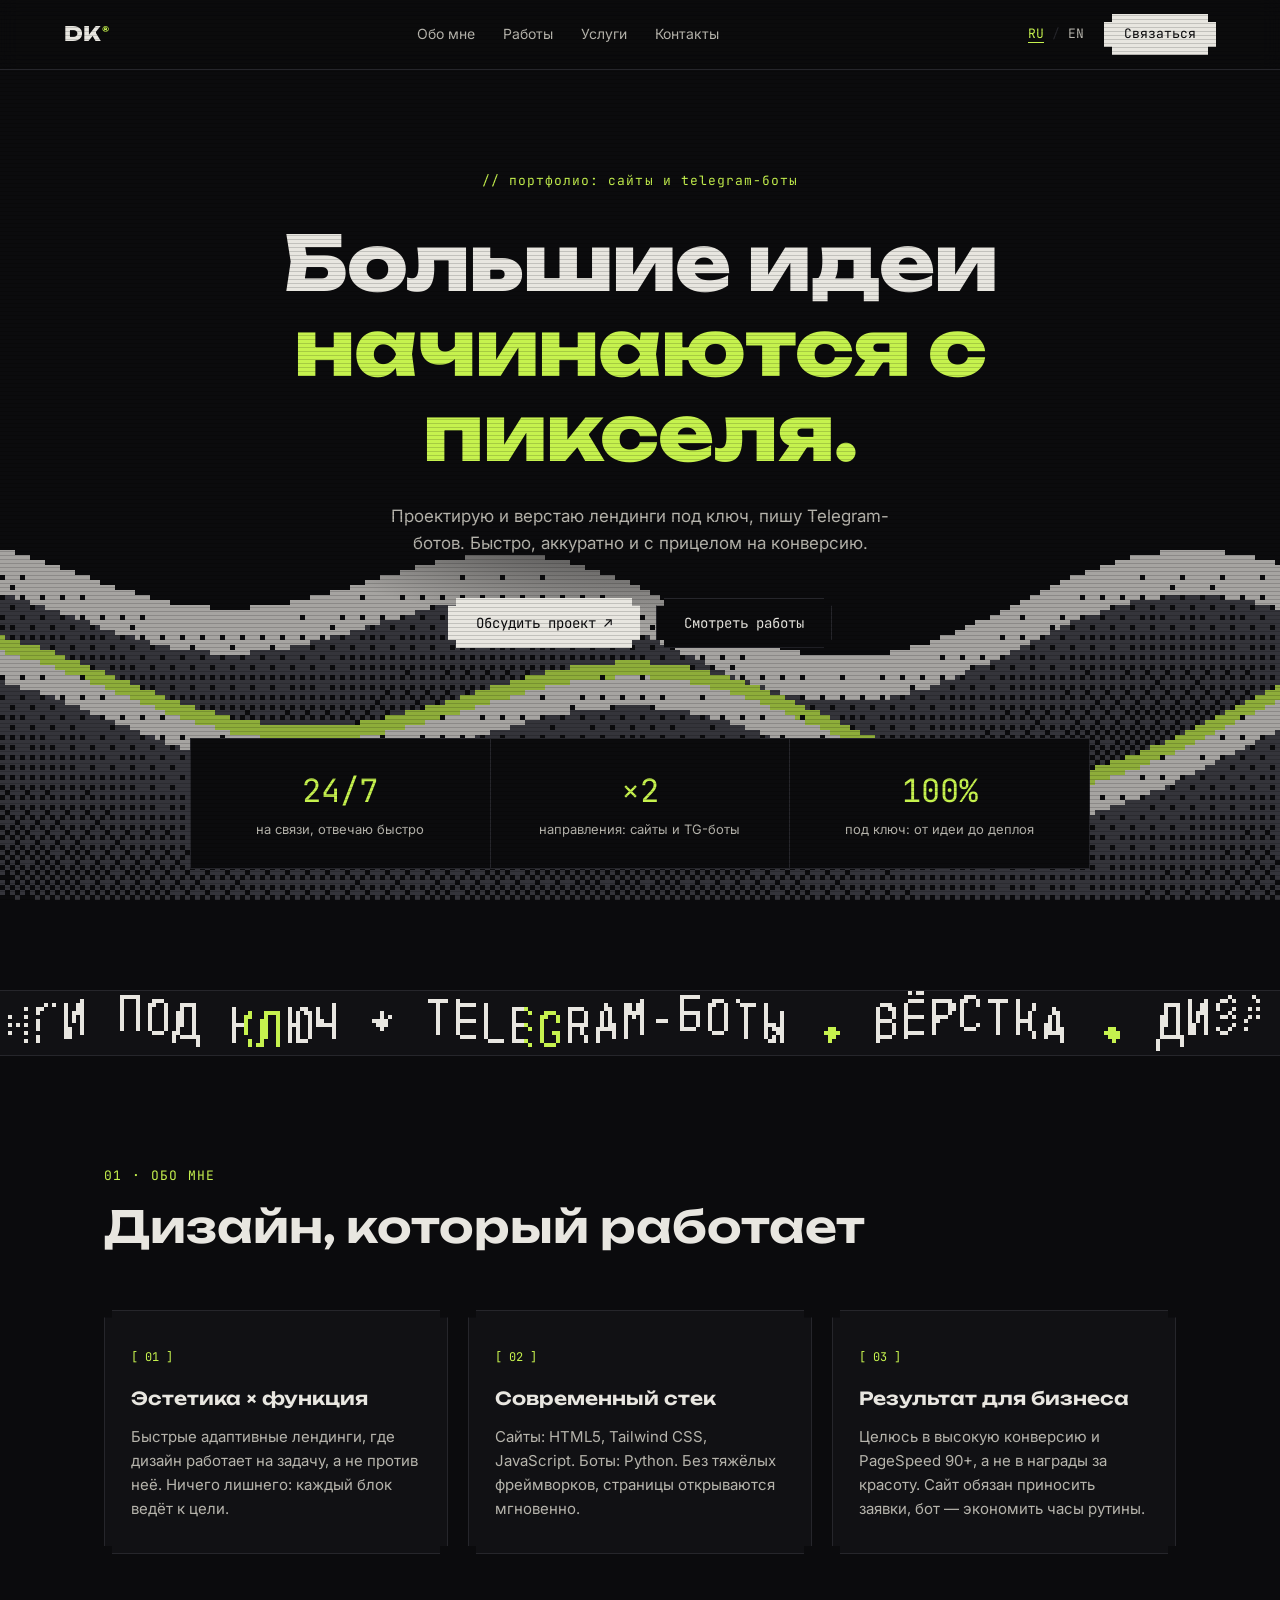
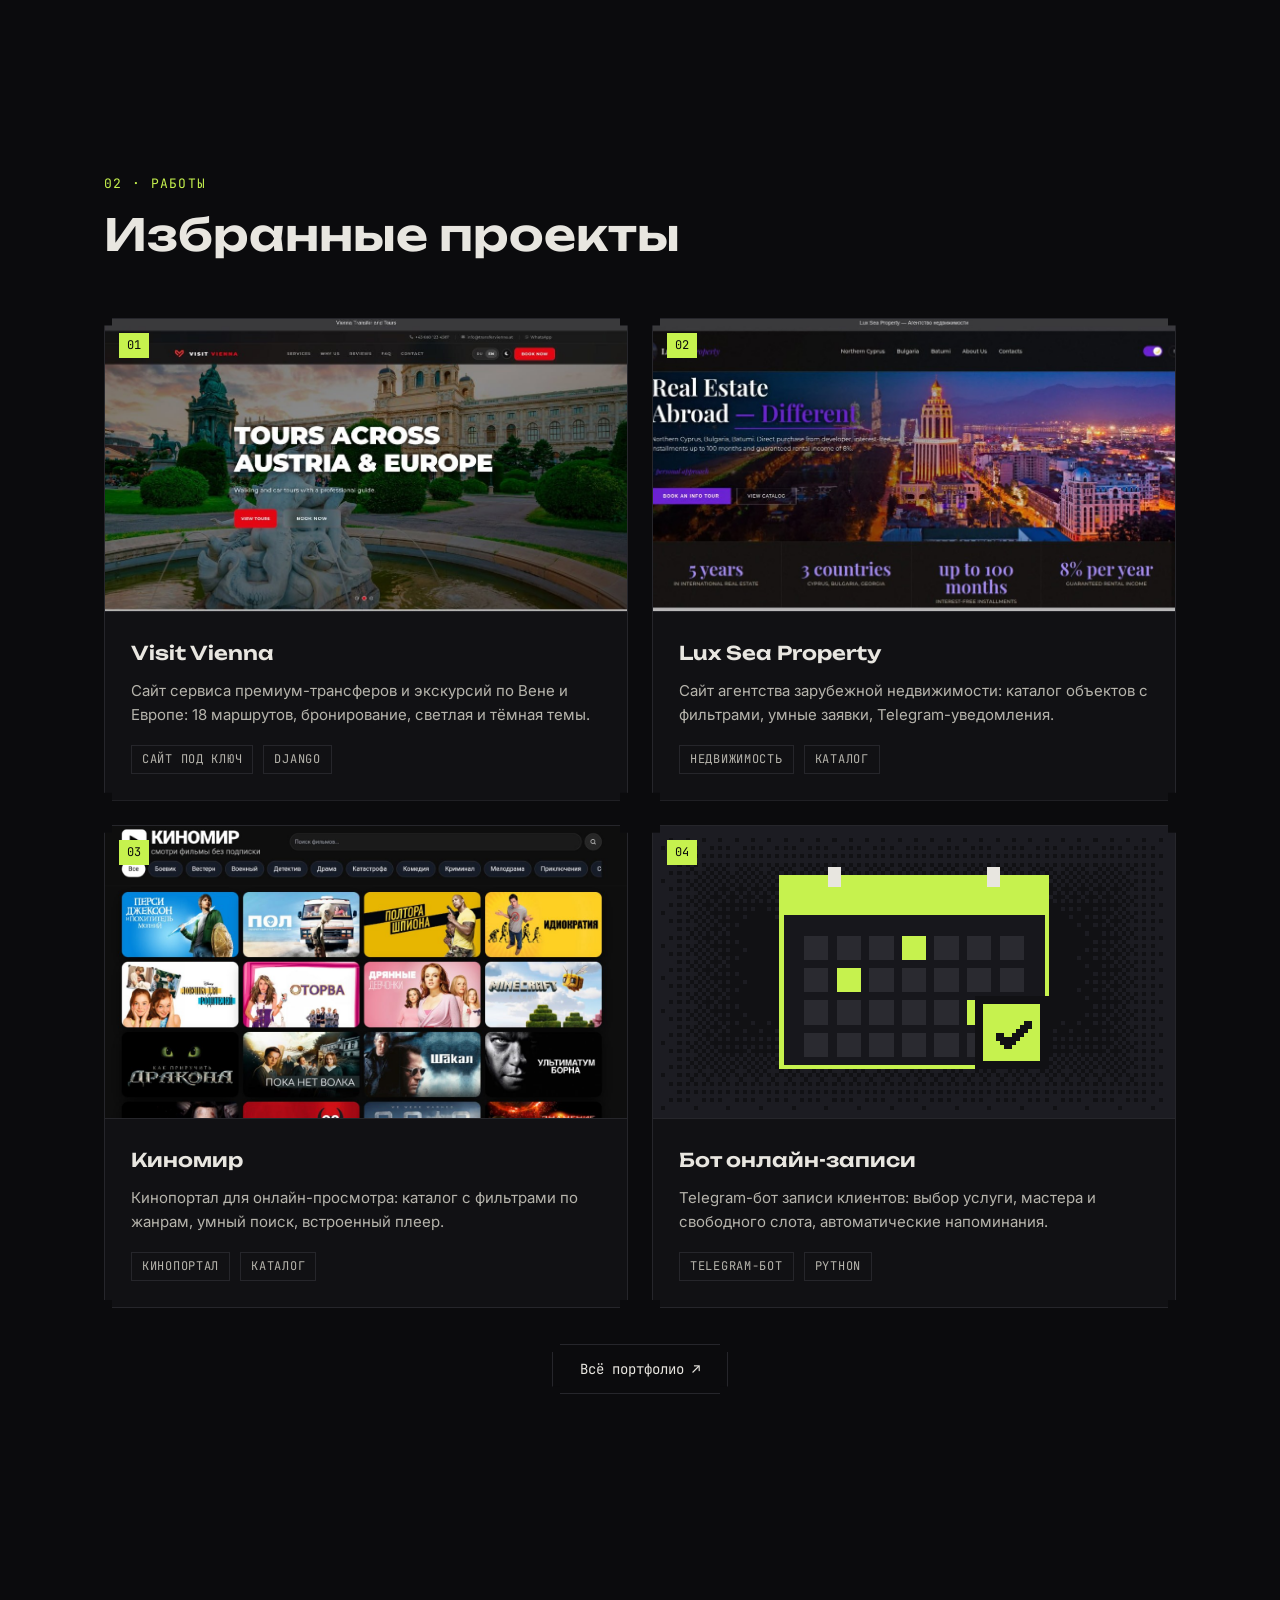
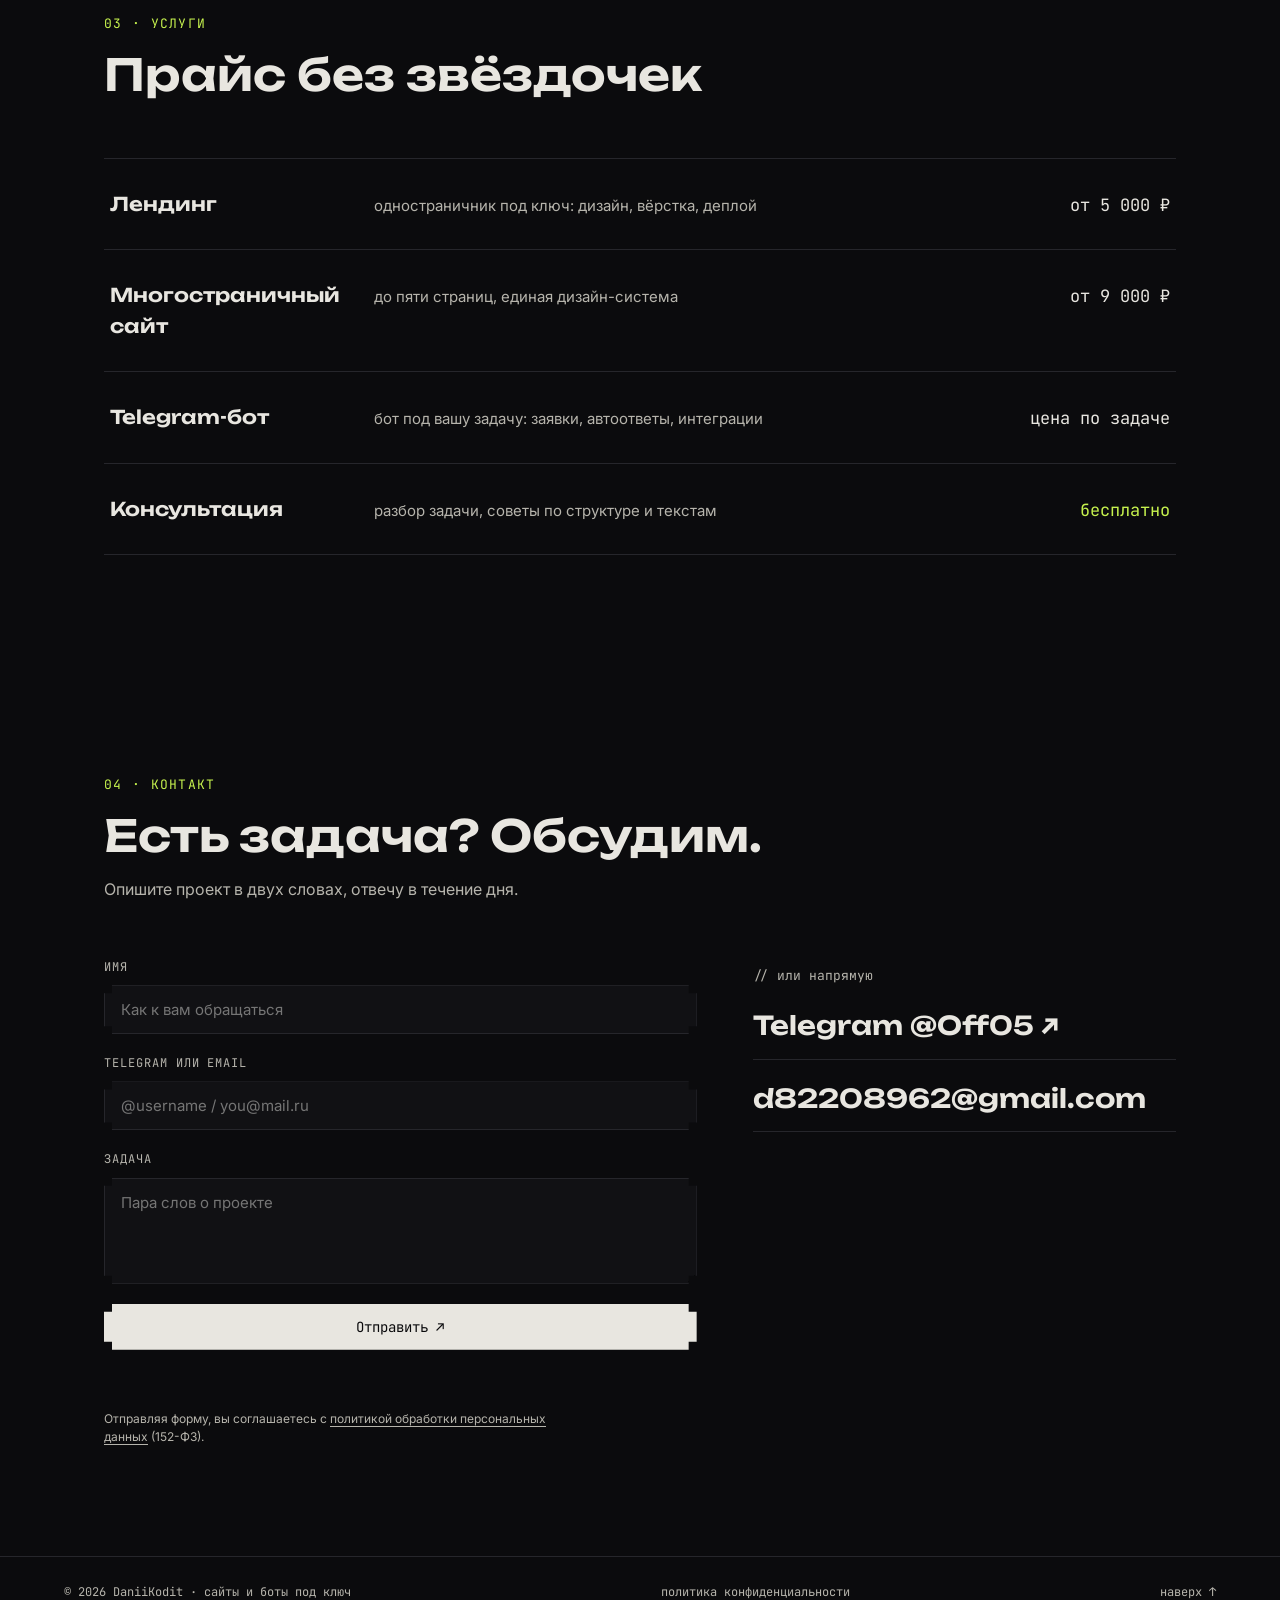
<file: index.html>
<!DOCTYPE html>
<html lang="ru">
<head>
  <meta charset="UTF-8">
  <meta name="viewport" content="width=device-width, initial-scale=1.0">
  <title>DaniiKodit · сайты и Telegram-боты</title>
  <meta name="description" content="DaniiKodit: лендинги под ключ и Telegram-боты. Быстро, аккуратно и с прицелом на конверсию.">
  <link rel="preconnect" href="https://fonts.googleapis.com">
  <link rel="preconnect" href="https://fonts.gstatic.com" crossorigin>
  <link href="https://fonts.googleapis.com/css2?family=Unbounded:wght@400;600;800&family=Inter:wght@400;500;600&family=JetBrains+Mono:wght@400;500&display=swap" rel="stylesheet">
  <script>document.documentElement.classList.add('js');</script>
  <link rel="stylesheet" href="css/style.css?v=14">
  <link rel="icon" href="data:image/svg+xml,<svg xmlns='http://www.w3.org/2000/svg' viewBox='0 0 16 16'><rect width='16' height='16' fill='%230b0b0d'/><rect x='3' y='3' width='4' height='4' fill='%23c6f24e'/><rect x='9' y='9' width='4' height='4' fill='%23e8e6e0'/></svg>">
</head>
<body data-title-key="meta.title">

  <!-- ===== шапка ===== -->
  <header class="site-header">
    <a class="logo" href="#top">DK<sup>®</sup></a>

    <nav class="site-nav" id="site-nav">
      <a href="#about"         data-i18n="nav.about">Обо мне</a>
      <a href="portfolio.html" data-i18n="nav.works">Работы</a>
      <a href="#services"      data-i18n="nav.services">Услуги</a>
      <a href="#contact"       data-i18n="nav.contact">Контакты</a>
    </nav>

    <div class="header-right">
      <div class="lang-switch" role="group" aria-label="Язык">
        <button type="button" data-lang="ru" class="active">RU</button>
        <span aria-hidden="true">/</span>
        <button type="button" data-lang="en">EN</button>
      </div>
      <a class="btn btn-solid btn-small" href="#contact" data-i18n="nav.cta">Связаться</a>
      <button class="burger" id="burger" aria-label="Меню" aria-expanded="false">
        <span></span><span></span><span></span>
      </button>
    </div>
  </header>

  <main id="top">

    <!-- ===== hero ===== -->
    <section class="hero">
      <canvas id="dither-hero" aria-hidden="true"></canvas>
      <div class="hero-inner">
        <p class="eyebrow mono" data-i18n="hero.eyebrow">// портфолио: сайты и telegram-боты</p>
        <h1 class="hero-title">
          <span class="line js-scramble" data-i18n="hero.title1">Большие идеи</span>
          <span class="line accent js-scramble" data-i18n="hero.title2">начинаются с пикселя.</span>
        </h1>
        <p class="hero-sub" data-i18n="hero.sub">Проектирую и верстаю лендинги под ключ, пишу Telegram-ботов. Быстро, аккуратно и с прицелом на конверсию.</p>
        <div class="hero-cta">
          <a class="btn btn-solid" href="#contact" data-i18n="hero.cta1">Обсудить проект ↗</a>
          <a class="btn btn-ghost" href="#works" data-i18n="hero.cta2">Смотреть работы</a>
        </div>
      </div>

      <div class="hero-stats">
        <div class="stat">
          <span class="stat-num mono">24/7</span>
          <span class="stat-label" data-i18n="stats.s1">на связи, отвечаю быстро</span>
        </div>
        <div class="stat">
          <span class="stat-num mono">×2</span>
          <span class="stat-label" data-i18n="stats.s2">направления: сайты и TG-боты</span>
        </div>
        <div class="stat">
          <span class="stat-num mono">100%</span>
          <span class="stat-label" data-i18n="stats.s3">под ключ: от идеи до деплоя</span>
        </div>
      </div>
    </section>

    <!-- ===== пиксельный тикер ===== -->
    <div class="marquee" aria-hidden="true">
      <canvas id="pixel-ticker"></canvas>
    </div>

    <!-- ===== обо мне ===== -->
    <section class="section" id="about">
      <div class="section-head reveal">
        <span class="section-label mono" data-i18n="about.label">01 · Обо мне</span>
        <h2 class="section-title" data-i18n="about.title">Дизайн, который работает</h2>
      </div>
      <div class="cards-3">
        <article class="card reveal">
          <span class="card-index mono">[ 01 ]</span>
          <h3 data-i18n="about.a1t">Эстетика × функция</h3>
          <p data-i18n="about.a1d">Быстрые адаптивные лендинги, где дизайн работает на задачу, а не против неё. Ничего лишнего: каждый блок ведёт к цели.</p>
        </article>
        <article class="card reveal">
          <span class="card-index mono">[ 02 ]</span>
          <h3 data-i18n="about.a2t">Современный стек</h3>
          <p data-i18n="about.a2d">Сайты: HTML5, Tailwind CSS, JavaScript. Боты: Python. Без тяжёлых фреймворков, страницы открываются мгновенно.</p>
        </article>
        <article class="card reveal">
          <span class="card-index mono">[ 03 ]</span>
          <h3 data-i18n="about.a3t">Результат для бизнеса</h3>
          <p data-i18n="about.a3d">Целюсь в высокую конверсию и PageSpeed 90+, а не в награды за красоту. Сайт обязан приносить заявки, бот — экономить часы рутины.</p>
        </article>
      </div>
    </section>

    <!-- ===== работы ===== -->
    <section class="section" id="works">
      <div class="section-head reveal">
        <span class="section-label mono" data-i18n="works.label">02 · Работы</span>
        <h2 class="section-title" data-i18n="works.title">Избранные проекты</h2>
      </div>
      <div class="works-grid">
        <article class="work reveal">
          <div class="work-media">
            <img class="cover" src="img/visit-vienna-dark.jpg" alt="Скриншот сайта Visit Vienna" loading="lazy">
            <img class="cover cover-alt" src="img/visit-vienna-light.jpg" alt="" aria-hidden="true" loading="lazy">
            <span class="work-num mono">01</span>
          </div>
          <div class="work-body">
            <h3 data-i18n="works.w1t">Visit Vienna</h3>
            <p data-i18n="works.w1d">Сайт сервиса премиум-трансферов и экскурсий по Вене и Европе: 18 маршрутов, бронирование, светлая и тёмная темы.</p>
            <div class="tags mono">
              <span data-i18n="works.w1tag1">сайт под ключ</span>
              <span data-i18n="works.w1tag2">Django</span>
            </div>
          </div>
        </article>
        <article class="work reveal">
          <div class="work-media">
            <img class="cover" src="img/lux-sea-dark.jpg" alt="Скриншот сайта Lux Sea Property" loading="lazy">
            <img class="cover cover-alt" src="img/lux-sea-light.jpg" alt="" aria-hidden="true" loading="lazy">
            <span class="work-num mono">02</span>
          </div>
          <div class="work-body">
            <h3 data-i18n="works.w2t">Lux Sea Property</h3>
            <p data-i18n="works.w2d">Сайт агентства зарубежной недвижимости: каталог объектов с фильтрами, умные заявки, Telegram-уведомления.</p>
            <div class="tags mono">
              <span data-i18n="works.w2tag1">недвижимость</span>
              <span data-i18n="works.w2tag2">каталог</span>
            </div>
          </div>
        </article>
        <article class="work reveal">
          <div class="work-media">
            <img class="cover cover-top" src="img/kinomir.jpg" alt="Скриншот кинопортала Киномир" loading="lazy">
            <span class="work-num mono">03</span>
          </div>
          <div class="work-body">
            <h3 data-i18n="works.w3t">Киномир</h3>
            <p data-i18n="works.w3d">Кинопортал для онлайн-просмотра: каталог с фильтрами по жанрам, умный поиск, встроенный плеер.</p>
            <div class="tags mono">
              <span data-i18n="works.w3tag1">кинопортал</span>
              <span data-i18n="works.w3tag2">каталог</span>
            </div>
          </div>
        </article>
        <article class="work reveal">
          <div class="work-media">
            <canvas class="work-canvas" data-cover="bot" aria-hidden="true"></canvas>
            <span class="work-num mono">04</span>
          </div>
          <div class="work-body">
            <h3 data-i18n="works.w4t">Бот онлайн-записи</h3>
            <p data-i18n="works.w4d">Telegram-бот записи клиентов: выбор услуги, мастера и свободного слота, автоматические напоминания.</p>
            <div class="tags mono">
              <span data-i18n="works.w4tag1">Telegram-бот</span>
              <span data-i18n="works.w4tag2">Python</span>
            </div>
          </div>
        </article>
      </div>
      <div class="works-more reveal">
        <a class="btn btn-ghost" href="portfolio.html" data-i18n="works.all">Всё портфолио ↗</a>
      </div>
    </section>

    <!-- ===== услуги ===== -->
    <section class="section" id="services">
      <div class="section-head reveal">
        <span class="section-label mono" data-i18n="services.label">03 · Услуги</span>
        <h2 class="section-title" data-i18n="services.title">Прайс без звёздочек</h2>
      </div>
      <div class="price-list">
        <div class="price-row reveal">
          <span class="price-name" data-i18n="services.r1t">Лендинг</span>
          <span class="price-desc" data-i18n="services.r1d">одностраничник под ключ: дизайн, вёрстка, деплой</span>
          <span class="price-val mono" data-i18n="services.r1p">от 5 000 ₽</span>
        </div>
        <div class="price-row reveal">
          <span class="price-name" data-i18n="services.r2t">Многостраничный сайт</span>
          <span class="price-desc" data-i18n="services.r2d">до пяти страниц, единая дизайн-система</span>
          <span class="price-val mono" data-i18n="services.r2p">от 9 000 ₽</span>
        </div>
        <div class="price-row reveal">
          <span class="price-name" data-i18n="services.r3t">Telegram-бот</span>
          <span class="price-desc" data-i18n="services.r3d">бот под вашу задачу: заявки, автоответы, интеграции</span>
          <span class="price-val mono" data-i18n="services.r3p">цена по задаче</span>
        </div>
        <div class="price-row reveal">
          <span class="price-name" data-i18n="services.r4t">Консультация</span>
          <span class="price-desc" data-i18n="services.r4d">разбор задачи, советы по структуре и текстам</span>
          <span class="price-val mono accent" data-i18n="services.r4p">бесплатно</span>
        </div>
      </div>
    </section>

    <!-- ===== контакты ===== -->
    <section class="section" id="contact">
      <div class="section-head reveal">
        <span class="section-label mono" data-i18n="contact.label">04 · Контакт</span>
        <h2 class="section-title" data-i18n="contact.title">Есть задача? Обсудим.</h2>
        <p class="section-sub" data-i18n="contact.sub">Опишите проект в двух словах, отвечу в течение дня.</p>
      </div>

      <div class="contact-grid">
        <form class="contact-form reveal" id="contact-form" novalidate>
          <label>
            <span class="mono" data-i18n="form.name">Имя</span>
            <input type="text" name="name" required data-i18n-ph="form.nameph" placeholder="Как к вам обращаться">
          </label>
          <label>
            <span class="mono" data-i18n="form.contact">Telegram или email</span>
            <input type="text" name="contact" required data-i18n-ph="form.contactph" placeholder="@username / you@mail.ru">
          </label>
          <label>
            <span class="mono" data-i18n="form.msg">Задача</span>
            <textarea name="message" rows="4" required data-i18n-ph="form.msgph" placeholder="Пара слов о проекте"></textarea>
          </label>
          <!-- honeypot: люди это поле не видят, боты заполняют -->
          <input class="hp-field" type="text" name="company" tabindex="-1" autocomplete="off" aria-hidden="true">
          <button class="btn btn-solid" type="submit" data-i18n="form.send">Отправить ↗</button>
          <p class="form-status mono" id="form-status" aria-live="polite"></p>
          <p class="form-consent"><span data-i18n="form.consent1">Отправляя форму, вы соглашаетесь с </span><a href="privacy.html" data-i18n="form.consent2">политикой обработки персональных данных</a><span data-i18n="form.consent3"> (152-ФЗ).</span></p>
        </form>

        <div class="contact-direct reveal">
          <p class="mono" data-i18n="contact.or">// или напрямую</p>
          <a class="direct-link" href="https://t.me/Off05" target="_blank" rel="noopener">Telegram @Off05 ↗</a>
          <a class="direct-link" href="mailto:d82208962@gmail.com">d82208962@gmail.com</a>
        </div>
      </div>
    </section>
  </main>

  <!-- ===== подвал ===== -->
  <footer class="site-footer">
    <span class="mono" data-i18n="footer.rights">© 2026 DaniiKodit · сайты и боты под ключ</span>
    <a class="mono" href="privacy.html" data-i18n="footer.privacy">политика конфиденциальности</a>
    <a class="mono" href="#top" data-i18n="footer.top">наверх ↑</a>
  </footer>

  <div class="scanlines" aria-hidden="true"></div>

  <script src="js/main.js?v=14"></script>
</body>
</html>
</file>
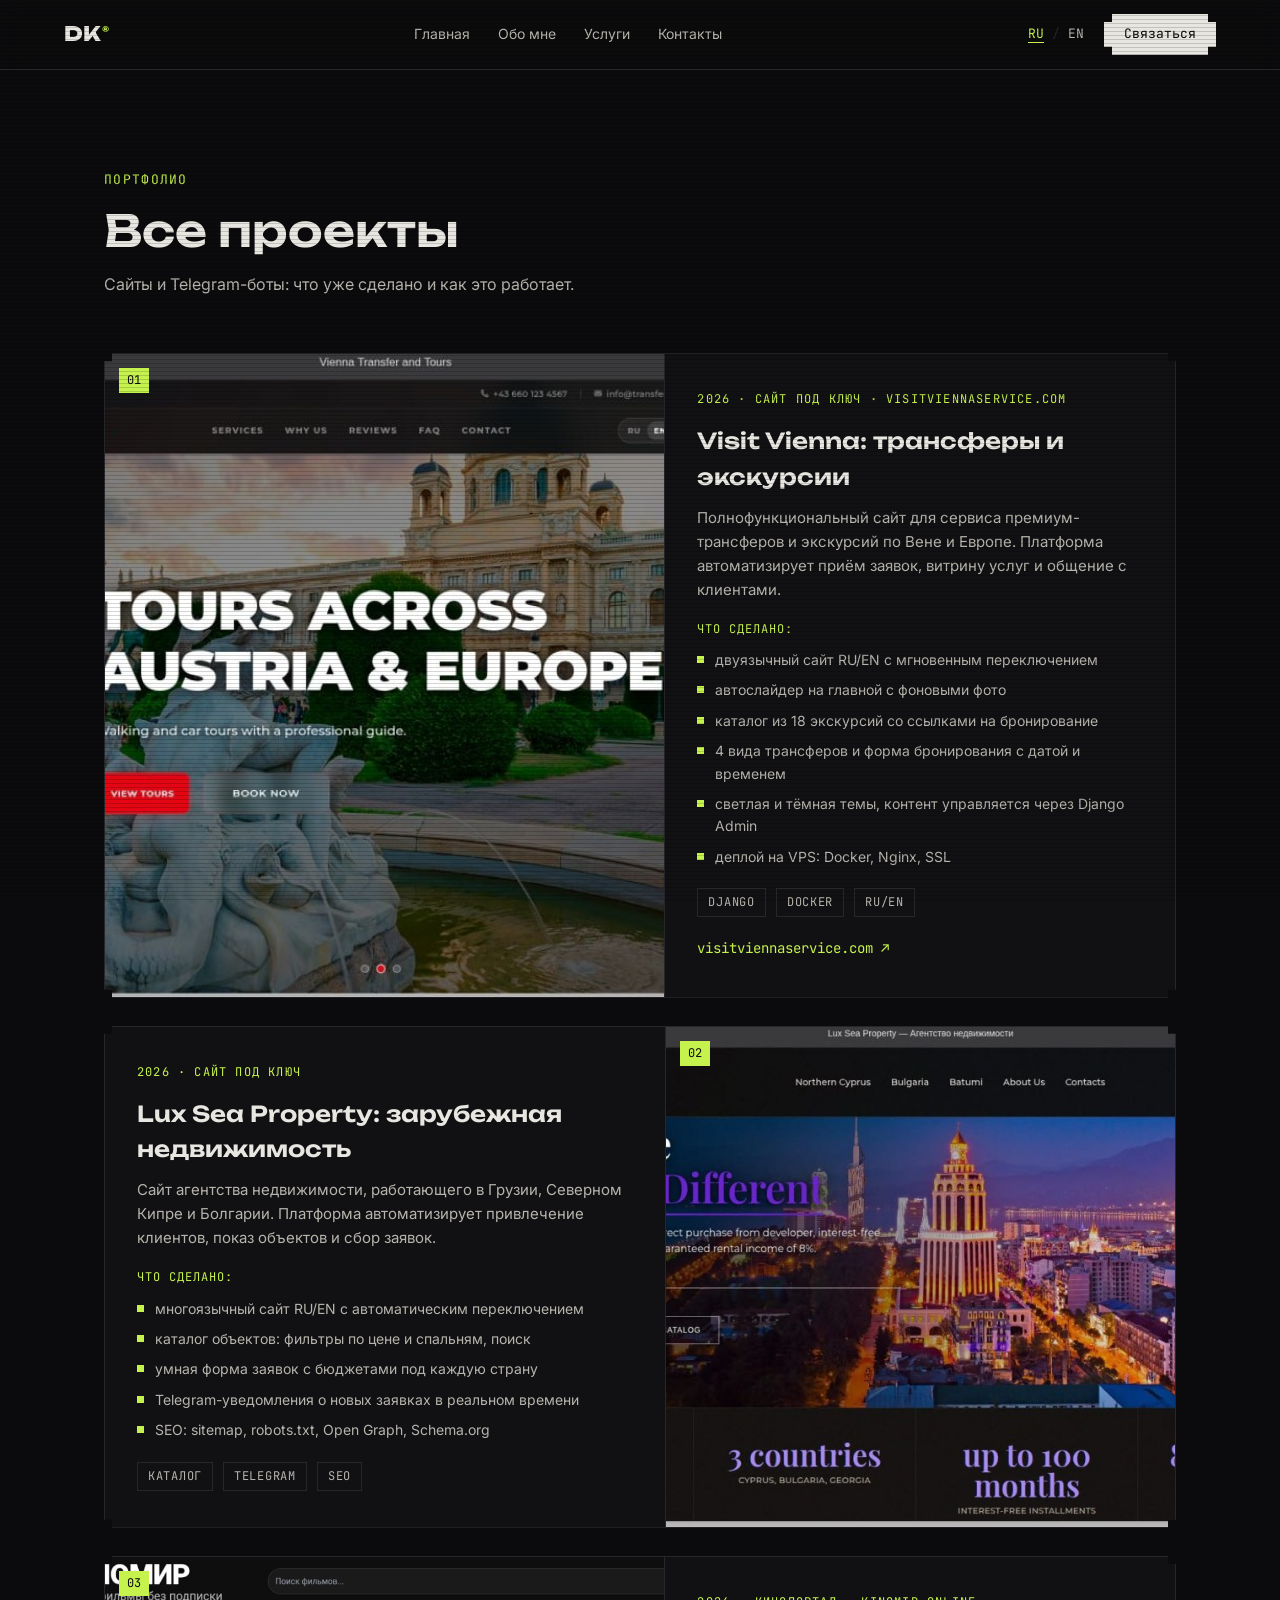
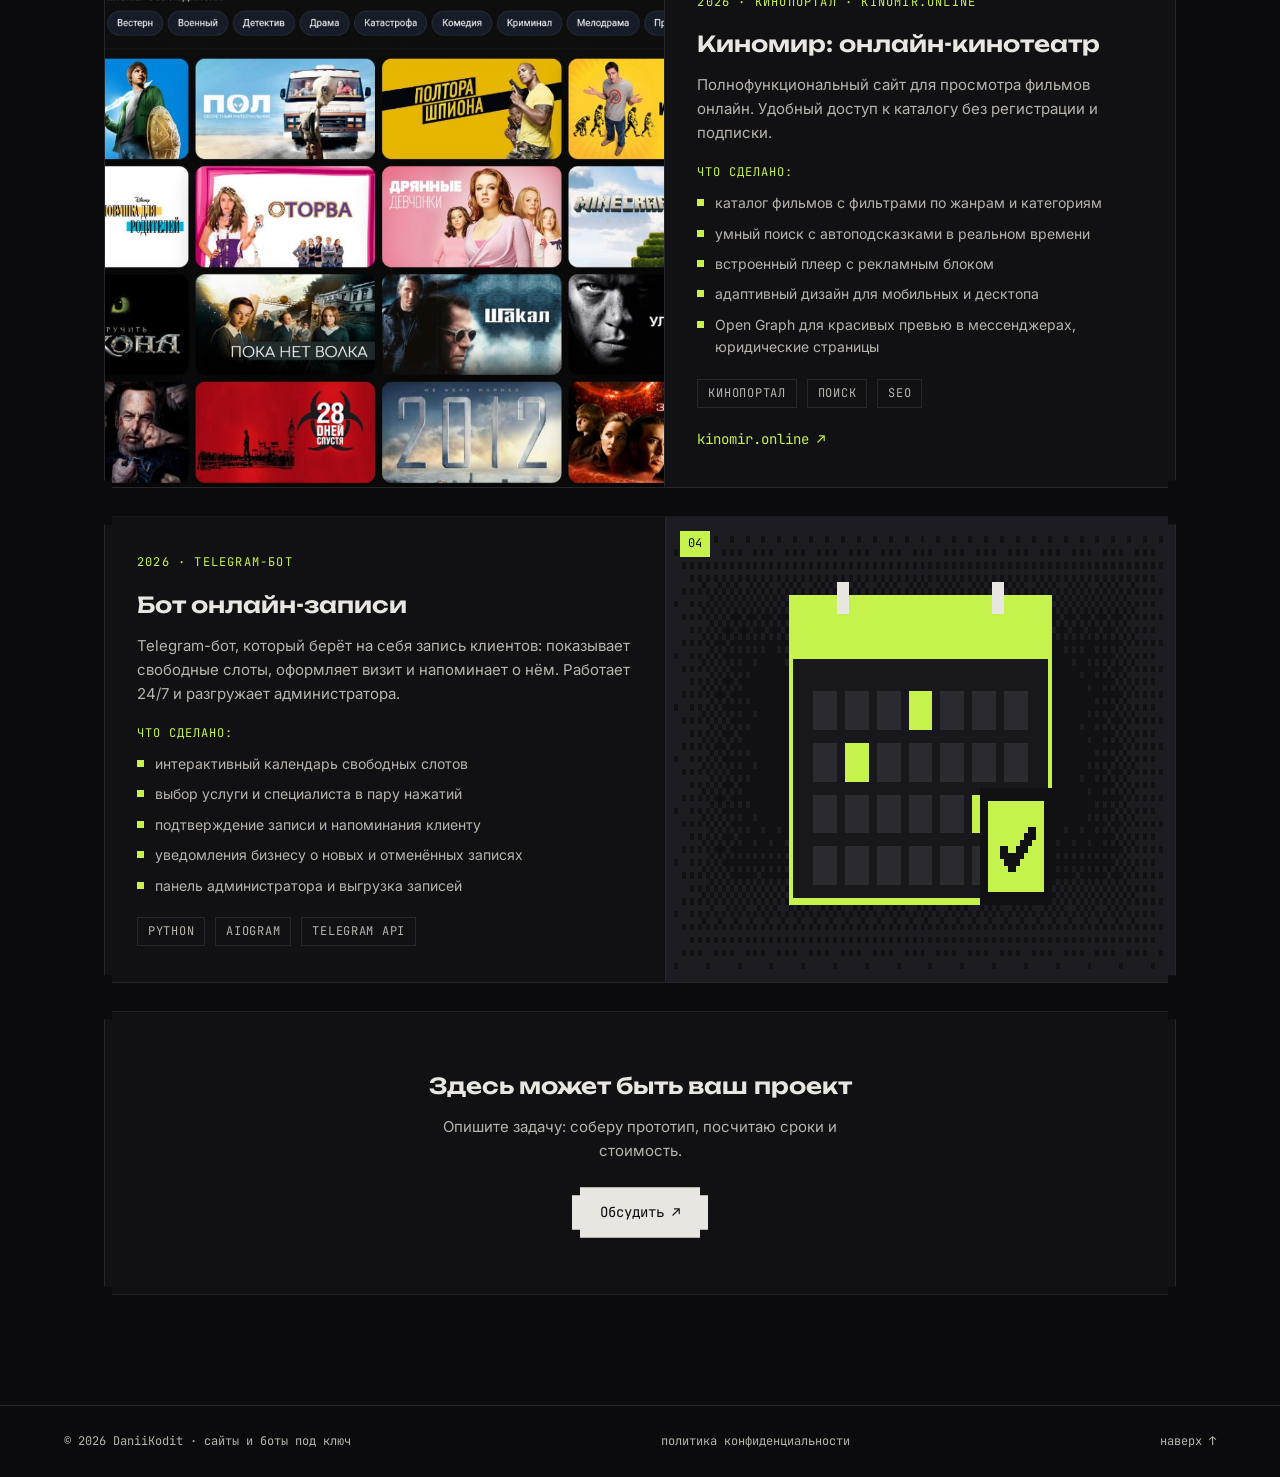
<file: portfolio.html>
<!DOCTYPE html>
<html lang="ru">
<head>
  <meta charset="UTF-8">
  <meta name="viewport" content="width=device-width, initial-scale=1.0">
  <title>DaniiKodit · портфолио</title>
  <meta name="description" content="Подробное портфолио DaniiKodit: лендинги, витрины и Telegram-боты с описанием задач и решений.">
  <link rel="preconnect" href="https://fonts.googleapis.com">
  <link rel="preconnect" href="https://fonts.gstatic.com" crossorigin>
  <link href="https://fonts.googleapis.com/css2?family=Unbounded:wght@400;600;800&family=Inter:wght@400;500;600&family=JetBrains+Mono:wght@400;500&display=swap" rel="stylesheet">
  <script>document.documentElement.classList.add('js');</script>
  <link rel="stylesheet" href="css/style.css?v=14">
  <link rel="icon" href="data:image/svg+xml,<svg xmlns='http://www.w3.org/2000/svg' viewBox='0 0 16 16'><rect width='16' height='16' fill='%230b0b0d'/><rect x='3' y='3' width='4' height='4' fill='%23c6f24e'/><rect x='9' y='9' width='4' height='4' fill='%23e8e6e0'/></svg>">
</head>
<body data-title-key="meta.titlePf">

  <!-- ===== шапка ===== -->
  <header class="site-header">
    <a class="logo" href="index.html">DK<sup>®</sup></a>

    <nav class="site-nav" id="site-nav">
      <a href="index.html"          data-i18n="nav.home">Главная</a>
      <a href="index.html#about"    data-i18n="nav.about">Обо мне</a>
      <a href="index.html#services" data-i18n="nav.services">Услуги</a>
      <a href="index.html#contact"  data-i18n="nav.contact">Контакты</a>
    </nav>

    <div class="header-right">
      <div class="lang-switch" role="group" aria-label="Язык">
        <button type="button" data-lang="ru" class="active">RU</button>
        <span aria-hidden="true">/</span>
        <button type="button" data-lang="en">EN</button>
      </div>
      <a class="btn btn-solid btn-small" href="index.html#contact" data-i18n="nav.cta">Связаться</a>
      <button class="burger" id="burger" aria-label="Меню" aria-expanded="false">
        <span></span><span></span><span></span>
      </button>
    </div>
  </header>

  <main id="top">

    <!-- ===== заголовок страницы ===== -->
    <section class="section section-first">
      <div class="section-head reveal">
        <span class="section-label mono" data-i18n="pf.label">Портфолио</span>
        <h1 class="section-title js-scramble" data-i18n="pf.title">Все проекты</h1>
        <p class="section-sub" data-i18n="pf.sub">Сайты и Telegram-боты: что уже сделано и как это работает.</p>
      </div>

      <!-- проект 1: Visit Vienna -->
      <article class="pf-item reveal">
        <div class="work-media">
          <img class="cover" src="img/visit-vienna-dark.jpg" alt="Скриншот сайта Visit Vienna" loading="lazy">
          <img class="cover cover-alt" src="img/visit-vienna-light.jpg" alt="" aria-hidden="true" loading="lazy">
          <span class="work-num mono">01</span>
        </div>
        <div class="pf-body">
          <p class="pf-meta mono" data-i18n="pf.p1m">2026 · сайт под ключ · visitviennaservice.com</p>
          <h3 data-i18n="pf.p1t">Visit Vienna: трансферы и экскурсии</h3>
          <p class="pf-desc" data-i18n="pf.p1d">Полнофункциональный сайт для сервиса премиум-трансферов и экскурсий по Вене и Европе. Платформа автоматизирует приём заявок, витрину услуг и общение с клиентами.</p>
          <p class="pf-done mono" data-i18n="pf.done">что сделано:</p>
          <ul class="pf-points">
            <li data-i18n="pf.p1i1">двуязычный сайт RU/EN с мгновенным переключением</li>
            <li data-i18n="pf.p1i2">автослайдер на главной с фоновыми фото</li>
            <li data-i18n="pf.p1i3">каталог из 18 экскурсий со ссылками на бронирование</li>
            <li data-i18n="pf.p1i4">4 вида трансферов и форма бронирования с датой и временем</li>
            <li data-i18n="pf.p1i5">светлая и тёмная темы, контент управляется через Django Admin</li>
            <li data-i18n="pf.p1i6">деплой на VPS: Docker, Nginx, SSL</li>
          </ul>
          <div class="tags mono">
            <span>Django</span>
            <span>Docker</span>
            <span>RU/EN</span>
          </div>
          <a class="pf-link mono" href="https://visitviennaservice.com" target="_blank" rel="noopener" data-i18n="pf.p1link">visitviennaservice.com ↗</a>
        </div>
      </article>

      <!-- проект 2: Lux Sea Property -->
      <article class="pf-item reveal">
        <div class="work-media">
          <img class="cover" src="img/lux-sea-dark.jpg" alt="Скриншот сайта Lux Sea Property" loading="lazy">
          <img class="cover cover-alt" src="img/lux-sea-light.jpg" alt="" aria-hidden="true" loading="lazy">
          <span class="work-num mono">02</span>
        </div>
        <div class="pf-body">
          <p class="pf-meta mono" data-i18n="pf.p2m">2026 · сайт под ключ</p>
          <h3 data-i18n="pf.p2t">Lux Sea Property: зарубежная недвижимость</h3>
          <p class="pf-desc" data-i18n="pf.p2d">Сайт агентства недвижимости, работающего в Грузии, Северном Кипре и Болгарии. Платформа автоматизирует привлечение клиентов, показ объектов и сбор заявок.</p>
          <p class="pf-done mono" data-i18n="pf.done">что сделано:</p>
          <ul class="pf-points">
            <li data-i18n="pf.p2i1">многоязычный сайт RU/EN с автоматическим переключением</li>
            <li data-i18n="pf.p2i2">каталог объектов: фильтры по цене и спальням, поиск</li>
            <li data-i18n="pf.p2i3">умная форма заявок с бюджетами под каждую страну</li>
            <li data-i18n="pf.p2i4">Telegram-уведомления о новых заявках в реальном времени</li>
            <li data-i18n="pf.p2i5">SEO: sitemap, robots.txt, Open Graph, Schema.org</li>
          </ul>
          <div class="tags mono">
            <span>каталог</span>
            <span>Telegram</span>
            <span>SEO</span>
          </div>
        </div>
      </article>

      <!-- проект 3: Киномир -->
      <article class="pf-item reveal">
        <div class="work-media">
          <img class="cover cover-top" src="img/kinomir.jpg" alt="Скриншот кинопортала Киномир" loading="lazy">
          <span class="work-num mono">03</span>
        </div>
        <div class="pf-body">
          <p class="pf-meta mono" data-i18n="pf.p3m">2026 · кинопортал · kinomir.online</p>
          <h3 data-i18n="pf.p3t">Киномир: онлайн-кинотеатр</h3>
          <p class="pf-desc" data-i18n="pf.p3d">Полнофункциональный сайт для просмотра фильмов онлайн. Удобный доступ к каталогу без регистрации и подписки.</p>
          <p class="pf-done mono" data-i18n="pf.done">что сделано:</p>
          <ul class="pf-points">
            <li data-i18n="pf.p3i1">каталог фильмов с фильтрами по жанрам и категориям</li>
            <li data-i18n="pf.p3i2">умный поиск с автоподсказками в реальном времени</li>
            <li data-i18n="pf.p3i3">встроенный плеер с рекламным блоком</li>
            <li data-i18n="pf.p3i4">адаптивный дизайн для мобильных и десктопа</li>
            <li data-i18n="pf.p3i5">Open Graph для красивых превью в мессенджерах, юридические страницы</li>
          </ul>
          <div class="tags mono">
            <span>кинопортал</span>
            <span>поиск</span>
            <span>SEO</span>
          </div>
          <a class="pf-link mono" href="https://kinomir.online" target="_blank" rel="noopener" data-i18n="pf.p3link">kinomir.online ↗</a>
        </div>
      </article>

      <!-- проект 4: бот онлайн-записи -->
      <article class="pf-item reveal">
        <div class="work-media">
          <canvas class="work-canvas" data-cover="bot" aria-hidden="true"></canvas>
          <span class="work-num mono">04</span>
        </div>
        <div class="pf-body">
          <p class="pf-meta mono" data-i18n="pf.p4m">2026 · telegram-бот</p>
          <h3 data-i18n="pf.p4t">Бот онлайн-записи</h3>
          <p class="pf-desc" data-i18n="pf.p4d">Telegram-бот, который берёт на себя запись клиентов: показывает свободные слоты, оформляет визит и напоминает о нём. Работает 24/7 и разгружает администратора.</p>
          <p class="pf-done mono" data-i18n="pf.done">что сделано:</p>
          <ul class="pf-points">
            <li data-i18n="pf.p4i1">интерактивный календарь свободных слотов</li>
            <li data-i18n="pf.p4i2">выбор услуги и специалиста в пару нажатий</li>
            <li data-i18n="pf.p4i3">подтверждение записи и напоминания клиенту</li>
            <li data-i18n="pf.p4i4">уведомления бизнесу о новых и отменённых записях</li>
            <li data-i18n="pf.p4i5">панель администратора и выгрузка записей</li>
          </ul>
          <div class="tags mono">
            <span>Python</span>
            <span>aiogram</span>
            <span>Telegram API</span>
          </div>
        </div>
      </article>

      <!-- ваш проект -->
      <article class="pf-item pf-cta reveal">
        <div class="pf-body">
          <h3 data-i18n="pf.ctat">Здесь может быть ваш проект</h3>
          <p class="pf-desc" data-i18n="pf.ctad">Опишите задачу: соберу прототип, посчитаю сроки и стоимость.</p>
          <a class="btn btn-solid" href="index.html#contact" data-i18n="pf.ctabtn">Обсудить ↗</a>
        </div>
      </article>
    </section>
  </main>

  <!-- ===== подвал ===== -->
  <footer class="site-footer">
    <span class="mono" data-i18n="footer.rights">© 2026 DaniiKodit · сайты и боты под ключ</span>
    <a class="mono" href="privacy.html" data-i18n="footer.privacy">политика конфиденциальности</a>
    <a class="mono" href="#top" data-i18n="footer.top">наверх ↑</a>
  </footer>

  <div class="scanlines" aria-hidden="true"></div>

  <script src="js/main.js?v=14"></script>
</body>
</html>
</file>
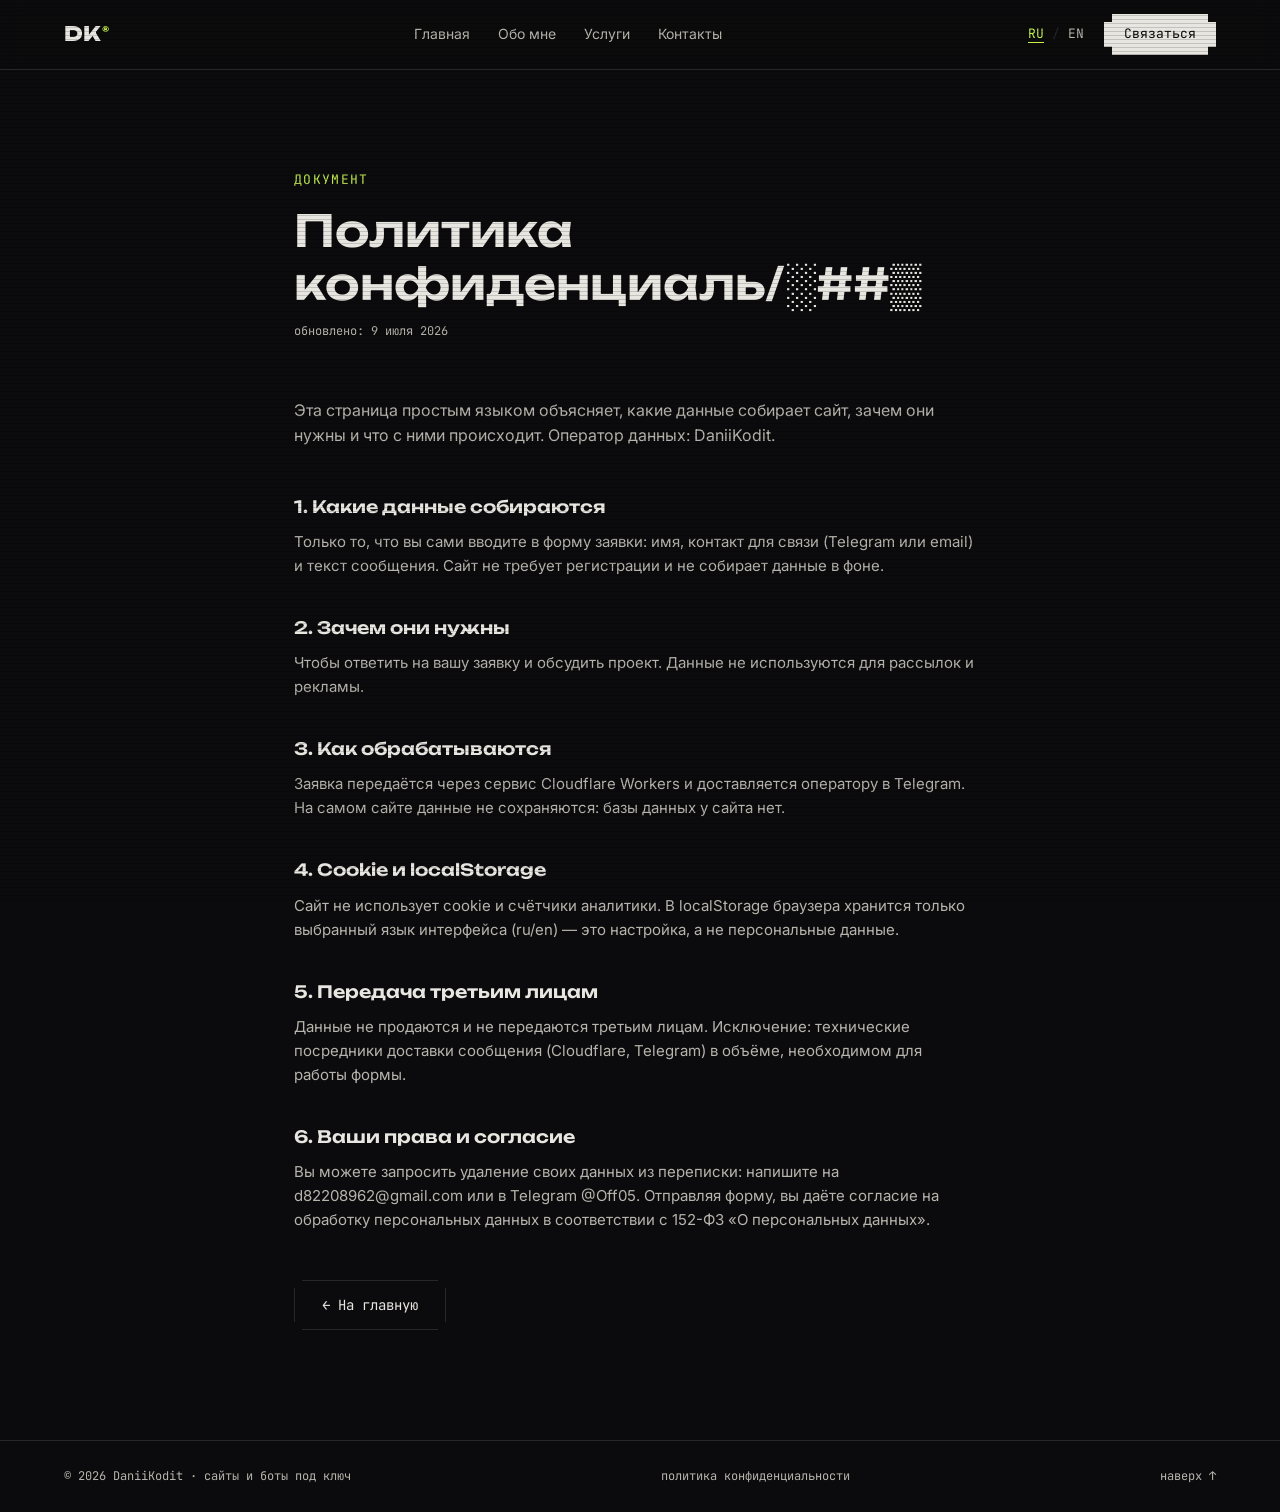
<file: privacy.html>
<!DOCTYPE html>
<html lang="ru">
<head>
  <meta charset="UTF-8">
  <meta name="viewport" content="width=device-width, initial-scale=1.0">
  <title>DaniiKodit · политика конфиденциальности</title>
  <meta name="description" content="Политика обработки персональных данных сайта DaniiKodit: какие данные собирает форма заявки, зачем и как их удалить.">
  <link rel="preconnect" href="https://fonts.googleapis.com">
  <link rel="preconnect" href="https://fonts.gstatic.com" crossorigin>
  <link href="https://fonts.googleapis.com/css2?family=Unbounded:wght@400;600;800&family=Inter:wght@400;500;600&family=JetBrains+Mono:wght@400;500&display=swap" rel="stylesheet">
  <script>document.documentElement.classList.add('js');</script>
  <link rel="stylesheet" href="css/style.css?v=14">
  <link rel="icon" href="data:image/svg+xml,<svg xmlns='http://www.w3.org/2000/svg' viewBox='0 0 16 16'><rect width='16' height='16' fill='%230b0b0d'/><rect x='3' y='3' width='4' height='4' fill='%23c6f24e'/><rect x='9' y='9' width='4' height='4' fill='%23e8e6e0'/></svg>">
</head>
<body data-title-key="meta.titlePr">

  <!-- ===== шапка ===== -->
  <header class="site-header">
    <a class="logo" href="index.html">DK<sup>®</sup></a>

    <nav class="site-nav" id="site-nav">
      <a href="index.html"          data-i18n="nav.home">Главная</a>
      <a href="index.html#about"    data-i18n="nav.about">Обо мне</a>
      <a href="index.html#services" data-i18n="nav.services">Услуги</a>
      <a href="index.html#contact"  data-i18n="nav.contact">Контакты</a>
    </nav>

    <div class="header-right">
      <div class="lang-switch" role="group" aria-label="Язык">
        <button type="button" data-lang="ru" class="active">RU</button>
        <span aria-hidden="true">/</span>
        <button type="button" data-lang="en">EN</button>
      </div>
      <a class="btn btn-solid btn-small" href="index.html#contact" data-i18n="nav.cta">Связаться</a>
      <button class="burger" id="burger" aria-label="Меню" aria-expanded="false">
        <span></span><span></span><span></span>
      </button>
    </div>
  </header>

  <main id="top">
    <section class="section section-first legal">
      <div class="section-head reveal">
        <span class="section-label mono" data-i18n="pr.label">Документ</span>
        <h1 class="section-title js-scramble" data-i18n="pr.title">Политика конфиденциальности</h1>
        <p class="pr-updated mono" data-i18n="pr.updated">обновлено: 9 июля 2026</p>
      </div>

      <p class="legal-intro reveal" data-i18n="pr.intro">Эта страница простым языком объясняет, какие данные собирает сайт, зачем они нужны и что с ними происходит. Оператор данных: DaniiKodit.</p>

      <div class="legal-body reveal">
        <h3 data-i18n="pr.s1t">1. Какие данные собираются</h3>
        <p data-i18n="pr.s1d">Только то, что вы сами вводите в форму заявки: имя, контакт для связи (Telegram или email) и текст сообщения. Сайт не требует регистрации и не собирает данные в фоне.</p>

        <h3 data-i18n="pr.s2t">2. Зачем они нужны</h3>
        <p data-i18n="pr.s2d">Чтобы ответить на вашу заявку и обсудить проект. Данные не используются для рассылок и рекламы.</p>

        <h3 data-i18n="pr.s3t">3. Как обрабатываются</h3>
        <p data-i18n="pr.s3d">Заявка передаётся через сервис Cloudflare Workers и доставляется оператору в Telegram. На самом сайте данные не сохраняются: базы данных у сайта нет.</p>

        <h3 data-i18n="pr.s4t">4. Cookie и localStorage</h3>
        <p data-i18n="pr.s4d">Сайт не использует cookie и счётчики аналитики. В localStorage браузера хранится только выбранный язык интерфейса (ru/en) — это настройка, а не персональные данные.</p>

        <h3 data-i18n="pr.s5t">5. Передача третьим лицам</h3>
        <p data-i18n="pr.s5d">Данные не продаются и не передаются третьим лицам. Исключение: технические посредники доставки сообщения (Cloudflare, Telegram) в объёме, необходимом для работы формы.</p>

        <h3 data-i18n="pr.s6t">6. Ваши права и согласие</h3>
        <p data-i18n="pr.s6d">Вы можете запросить удаление своих данных из переписки: напишите на d82208962@gmail.com или в Telegram @Off05. Отправляя форму, вы даёте согласие на обработку персональных данных в соответствии с 152-ФЗ «О персональных данных».</p>
      </div>

      <a class="btn btn-ghost legal-back reveal" href="index.html" data-i18n="pr.back">← На главную</a>
    </section>
  </main>

  <!-- ===== подвал ===== -->
  <footer class="site-footer">
    <span class="mono" data-i18n="footer.rights">© 2026 DaniiKodit · сайты и боты под ключ</span>
    <a class="mono" href="privacy.html" data-i18n="footer.privacy">политика конфиденциальности</a>
    <a class="mono" href="#top" data-i18n="footer.top">наверх ↑</a>
  </footer>

  <div class="scanlines" aria-hidden="true"></div>

  <script src="js/main.js?v=14"></script>
</body>
</html>
</file>
<file: css/style.css>
/* ============================================================
   КРИС МАЗУР — портфолио
   тёмная пиксельно-дизеринговая тема
   ============================================================ */

:root {
  --bg:      #0b0b0d;
  --bg-2:    #111114;
  --ink:     #e8e6e0;
  --muted:   #b6b4ac;
  --line:    #26262b;
  --accent:  #c6f24e;

  --font-display: 'Unbounded', sans-serif;
  --font-body:    'Inter', sans-serif;
  --font-mono:    'JetBrains Mono', monospace;

  --pad: clamp(20px, 5vw, 72px);

  /* пиксельный «скруглённый» угол — ступенька 8px */
  --pixel-corner: polygon(
    0 8px, 8px 8px, 8px 0,
    calc(100% - 8px) 0, calc(100% - 8px) 8px, 100% 8px,
    100% calc(100% - 8px), calc(100% - 8px) calc(100% - 8px), calc(100% - 8px) 100%,
    8px 100%, 8px calc(100% - 8px), 0 calc(100% - 8px)
  );
}

* { margin: 0; padding: 0; box-sizing: border-box; }

html { scroll-behavior: smooth; }

body {
  background: var(--bg);
  color: var(--ink);
  font-family: var(--font-body);
  font-size: 16px;
  line-height: 1.6;
  -webkit-font-smoothing: antialiased;
  overflow-x: hidden;
}

::selection { background: var(--accent); color: var(--bg); }

.mono { font-family: var(--font-mono); }
.accent { color: var(--accent); }

section { scroll-margin-top: 90px; }

/* ---------- сканлайны поверх всего ---------- */
.scanlines {
  position: fixed;
  inset: 0;
  pointer-events: none;
  z-index: 999;
  background: repeating-linear-gradient(
    to bottom,
    transparent 0 3px,
    rgba(0, 0, 0, 0.16) 3px 4px
  );
}

/* ---------- кнопки ---------- */
.btn {
  display: inline-block;
  padding: 14px 28px;
  font-family: var(--font-mono);
  font-size: 14px;
  text-decoration: none;
  cursor: pointer;
  border: none;
  clip-path: var(--pixel-corner);
  transition: transform 0.15s steps(3), background 0.15s steps(3), color 0.15s steps(3);
}

.btn-solid {
  background: var(--ink);
  color: var(--bg);
}
.btn-solid:hover {
  background: var(--accent);
  transform: translate(-2px, -2px);
}

.btn-ghost {
  background: var(--bg);
  color: var(--ink);
  box-shadow: inset 0 0 0 1px var(--line);
}
.btn-ghost:hover {
  box-shadow: inset 0 0 0 1px var(--accent);
  color: var(--accent);
}

.btn-small { padding: 10px 20px; font-size: 13px; }

/* ---------- шапка ---------- */
.site-header {
  position: fixed;
  top: 0; left: 0; right: 0;
  z-index: 100;
  display: flex;
  align-items: center;
  justify-content: space-between;
  gap: 24px;
  padding: 14px var(--pad);
  background: rgba(11, 11, 13, 0.82);
  backdrop-filter: blur(10px);
  border-bottom: 1px solid var(--line);
}

.logo {
  font-family: var(--font-display);
  font-weight: 800;
  font-size: 20px;
  color: var(--ink);
  text-decoration: none;
  letter-spacing: 0.02em;
}
.logo sup { font-size: 9px; color: var(--accent); }

.site-nav {
  display: flex;
  gap: 28px;
}
.site-nav a {
  color: var(--muted);
  text-decoration: none;
  font-size: 14px;
  transition: color 0.15s;
}
.site-nav a:hover { color: var(--accent); }

.header-right {
  display: flex;
  align-items: center;
  gap: 18px;
}

.lang-switch {
  font-family: var(--font-mono);
  font-size: 13px;
  color: var(--line);
  display: flex;
  align-items: center;
  gap: 6px;
}
.lang-switch button {
  background: none;
  border: none;
  color: var(--muted);
  font: inherit;
  cursor: pointer;
  padding: 2px;
}
.lang-switch button.active {
  color: var(--accent);
  text-decoration: underline;
  text-underline-offset: 4px;
}

.burger {
  display: none;
  flex-direction: column;
  gap: 5px;
  background: none;
  border: none;
  cursor: pointer;
  padding: 6px;
}
.burger span {
  width: 22px;
  height: 2px;
  background: var(--ink);
}

/* ---------- hero ---------- */
.hero {
  position: relative;
  min-height: 100svh;
  display: flex;
  flex-direction: column;
  justify-content: center;
  padding: 140px var(--pad) 0;
  overflow: hidden;
}

#dither-hero {
  position: absolute;
  inset: 0;
  width: 100%;
  height: 100%;
  image-rendering: pixelated;
  opacity: 0.7;
}

/* вуаль за текстом, чтобы дизеринг не мешал читать */
.hero::before {
  content: '';
  position: absolute;
  inset: 0;
  z-index: 1;
  background: radial-gradient(
    ellipse 60% 42% at 50% 38%,
    rgba(11, 11, 13, 0.9) 0%,
    rgba(11, 11, 13, 0.5) 55%,
    transparent 75%
  );
  pointer-events: none;
}

.hero-inner {
  position: relative;
  z-index: 2;
  max-width: 900px;
  margin: 0 auto;
  text-align: center;
}

.eyebrow {
  font-size: 13px;
  color: var(--accent);
  letter-spacing: 0.08em;
  margin-bottom: 28px;
}

.hero-title {
  font-family: var(--font-display);
  font-weight: 800;
  font-size: clamp(34px, 6.5vw, 76px);
  line-height: 1.12;
  letter-spacing: -0.01em;
}
.hero-title .line { display: block; }

.hero-sub {
  max-width: 520px;
  margin: 28px auto 0;
  color: var(--muted);
  font-size: 17px;
}

.hero-cta {
  margin-top: 40px;
  display: flex;
  gap: 16px;
  justify-content: center;
  flex-wrap: wrap;
}

.hero-stats {
  position: relative;
  z-index: 2;
  display: grid;
  grid-template-columns: repeat(3, 1fr);
  gap: 1px;
  background: var(--line);
  border: 1px solid var(--line);
  margin: 90px auto 0;
  max-width: 900px;
  width: 100%;
}
.stat {
  background: var(--bg);
  padding: 26px 20px;
  text-align: center;
}
.stat-num {
  display: block;
  font-size: 32px;
  color: var(--accent);
}
.stat-label {
  font-size: 13px;
  color: var(--muted);
}

/* ---------- пиксельный тикер ---------- */
.marquee {
  overflow: hidden;
  border-top: 1px solid var(--line);
  border-bottom: 1px solid var(--line);
  margin-top: 90px;
  background: var(--bg-2);
}
#pixel-ticker {
  display: block;
  width: 100%;
  height: 64px;
  image-rendering: pixelated;
}

/* ---------- секции ---------- */
.section {
  padding: 110px var(--pad);
  max-width: 1200px;
  margin: 0 auto;
}

.section-head { margin-bottom: 56px; }

.section-label {
  display: block;
  font-size: 13px;
  color: var(--accent);
  letter-spacing: 0.1em;
  text-transform: uppercase;
  margin-bottom: 14px;
}

.section-title {
  font-family: var(--font-display);
  font-weight: 600;
  font-size: clamp(26px, 4vw, 44px);
  line-height: 1.2;
}

.section-sub {
  margin-top: 14px;
  color: var(--muted);
  max-width: 480px;
}

/* ---------- карточки «обо мне» ---------- */
.cards-3 {
  display: grid;
  grid-template-columns: repeat(3, 1fr);
  gap: 20px;
}

.card {
  background: var(--bg-2);
  clip-path: var(--pixel-corner);
  padding: 32px 26px;
  border: 1px solid var(--line);
  transition: transform 0.2s steps(4), border-color 0.2s;
}
.card:hover {
  transform: translateY(-4px);
  border-color: var(--accent);
}

.card-index {
  font-size: 12px;
  color: var(--accent);
}

.card h3 {
  font-family: var(--font-display);
  font-weight: 600;
  font-size: 18px;
  margin: 16px 0 12px;
}

.card p {
  color: var(--muted);
  font-size: 15px;
}

/* ---------- работы ---------- */
.works-grid {
  display: grid;
  grid-template-columns: repeat(2, 1fr);
  gap: 24px;
}

.work {
  background: var(--bg-2);
  border: 1px solid var(--line);
  clip-path: var(--pixel-corner);
  overflow: hidden;
  transition: border-color 0.2s;
}
.work:hover { border-color: var(--accent); }

.work-media {
  position: relative;
  aspect-ratio: 16 / 9;
  overflow: hidden;
  border-bottom: 1px solid var(--line);
}

.work-canvas {
  width: 100%;
  height: 100%;
  display: block;
  image-rendering: pixelated;
  transition: transform 0.3s steps(6);
}
.work:hover .work-canvas { transform: scale(1.04); }

/* реальные скриншоты проектов: тёмная тема по умолчанию,
   при наведении карточка «включает свет» */
.work-media .cover {
  position: absolute;
  inset: 0;
  width: 100%;
  height: 100%;
  object-fit: cover;
  transition: opacity 0.3s steps(6), transform 0.3s steps(6);
}
.cover-top { object-position: center top; }
.cover-alt { opacity: 0; }
.work:hover .cover,
.pf-item:hover .cover { transform: scale(1.04); }
.work:hover .cover-alt,
.pf-item:hover .cover-alt { opacity: 1; }
.pf-item:hover .work-canvas { transform: scale(1.04); }

.work-num {
  position: absolute;
  top: 14px;
  left: 14px;
  font-size: 12px;
  color: var(--bg);
  background: var(--accent);
  padding: 3px 8px;
}

.work-body { padding: 26px; }

.work-body h3 {
  font-family: var(--font-display);
  font-weight: 600;
  font-size: 19px;
  margin-bottom: 10px;
}

.work-body p {
  color: var(--muted);
  font-size: 15px;
  margin-bottom: 18px;
}

.tags {
  display: flex;
  gap: 10px;
  flex-wrap: wrap;
}
.tags span {
  font-size: 12px;
  color: var(--muted);
  border: 1px solid var(--line);
  padding: 4px 10px;
  text-transform: uppercase;
  letter-spacing: 0.06em;
}

.works-more {
  margin-top: 36px;
  display: flex;
  justify-content: center;
}

/* ---------- страница портфолио ---------- */
.section-first { padding-top: 170px; }

.pf-item {
  display: grid;
  grid-template-columns: 1.1fr 1fr;
  background: var(--bg-2);
  border: 1px solid var(--line);
  clip-path: var(--pixel-corner);
  margin-top: 28px;
  transition: border-color 0.2s;
}
.pf-item:hover { border-color: var(--accent); }

.pf-item .work-media {
  aspect-ratio: auto;
  min-height: 280px;
  border-bottom: none;
  border-right: 1px solid var(--line);
}

.pf-item:nth-child(odd) .work-media {
  order: 2;
  border-right: none;
  border-left: 1px solid var(--line);
}

.pf-body { padding: 36px 32px; }

.pf-meta {
  font-size: 12px;
  color: var(--accent);
  letter-spacing: 0.1em;
  text-transform: uppercase;
  margin-bottom: 14px;
}

.pf-body h3 {
  font-family: var(--font-display);
  font-weight: 600;
  font-size: 22px;
  margin-bottom: 12px;
}

.pf-desc {
  color: var(--muted);
  font-size: 15px;
  margin-bottom: 18px;
}

.pf-done {
  font-size: 12px;
  color: var(--accent);
  letter-spacing: 0.08em;
  text-transform: uppercase;
  margin-bottom: 10px;
}

.pf-points {
  list-style: none;
  display: grid;
  gap: 8px;
  margin-bottom: 20px;
}
.pf-points li {
  color: var(--muted);
  font-size: 14px;
  padding-left: 18px;
  position: relative;
}
.pf-points li::before {
  content: '';
  position: absolute;
  left: 0;
  top: 7px;
  width: 7px;
  height: 7px;
  background: var(--accent);
}

.pf-link {
  display: inline-block;
  margin-top: 20px;
  font-size: 14px;
  color: var(--accent);
  text-decoration: none;
  border-bottom: 1px solid transparent;
  transition: border-color 0.15s;
}
.pf-link:hover { border-color: var(--accent); }

.pf-cta {
  grid-template-columns: 1fr;
  text-align: center;
}
.pf-cta .pf-body { padding: 56px 32px; }
.pf-cta .pf-desc { margin: 12px auto 24px; max-width: 420px; }

@media (max-width: 900px) {
  .pf-item { grid-template-columns: 1fr; }
  .pf-item .work-media,
  .pf-item:nth-child(odd) .work-media {
    order: 0;
    aspect-ratio: 16 / 9;
    min-height: 0;
    border-left: none;
    border-right: none;
    border-bottom: 1px solid var(--line);
  }
  .section-first { padding-top: 130px; }
}

/* ---------- услуги ---------- */
.price-list {
  border-top: 1px solid var(--line);
}

.price-row {
  display: grid;
  grid-template-columns: 240px 1fr auto;
  align-items: baseline;
  gap: 24px;
  padding: 30px 6px;
  border-bottom: 1px solid var(--line);
  transition: background 0.15s, padding-left 0.2s steps(4);
}
.price-row:hover {
  background: var(--bg-2);
  padding-left: 18px;
}

.price-name {
  font-family: var(--font-display);
  font-weight: 600;
  font-size: 19px;
}

.price-desc {
  color: var(--muted);
  font-size: 15px;
}

.price-val {
  font-size: 17px;
  white-space: nowrap;
}

/* ---------- контакты ---------- */
.contact-grid {
  display: grid;
  grid-template-columns: 1.4fr 1fr;
  gap: 56px;
  align-items: start;
}

.contact-form {
  display: grid;
  gap: 20px;
}

.contact-form label {
  display: grid;
  gap: 8px;
  font-size: 12px;
  color: var(--muted);
  letter-spacing: 0.08em;
  text-transform: uppercase;
}

.contact-form input,
.contact-form textarea {
  background: var(--bg-2);
  border: 1px solid var(--line);
  color: var(--ink);
  font-family: var(--font-body);
  font-size: 15px;
  padding: 14px 16px;
  clip-path: var(--pixel-corner);
  resize: vertical;
  outline: none;
  transition: border-color 0.15s;
}
.contact-form input:focus,
.contact-form textarea:focus {
  border-color: var(--accent);
}

.form-consent {
  font-size: 12px;
  line-height: 1.5;
  color: var(--muted);
  max-width: 480px;
}
.form-consent a {
  color: var(--muted);
  text-decoration: underline;
  text-underline-offset: 3px;
  transition: color 0.15s;
}
.form-consent a:hover { color: var(--accent); }

/* ---------- страница политики ---------- */
.legal { max-width: 820px; }

.pr-updated {
  margin-top: 12px;
  font-size: 12px;
  color: var(--muted);
}

.legal-intro {
  margin: 8px 0 44px;
  color: var(--muted);
  max-width: 640px;
}

.legal-body h3 {
  font-family: var(--font-display);
  font-weight: 600;
  font-size: 17px;
  margin: 36px 0 10px;
}

.legal-body p {
  color: var(--muted);
  font-size: 15px;
  max-width: 680px;
}

.legal-back { margin-top: 48px; }

.hp-field {
  position: absolute;
  left: -9999px;
  width: 1px;
  height: 1px;
  opacity: 0;
  pointer-events: none;
}

.form-status {
  font-size: 13px;
  color: var(--accent);
  min-height: 20px;
}

.contact-direct {
  display: grid;
  gap: 18px;
  padding-top: 8px;
}
.contact-direct > p {
  font-size: 13px;
  color: var(--muted);
}

.direct-link {
  font-family: var(--font-display);
  font-weight: 600;
  font-size: clamp(18px, 2.4vw, 26px);
  color: var(--ink);
  text-decoration: none;
  border-bottom: 1px solid var(--line);
  padding-bottom: 12px;
  transition: color 0.15s, border-color 0.15s;
}
.direct-link:hover {
  color: var(--accent);
  border-color: var(--accent);
}

/* ---------- подвал ---------- */
.site-footer {
  display: flex;
  justify-content: space-between;
  gap: 16px;
  flex-wrap: wrap;
  padding: 26px var(--pad);
  border-top: 1px solid var(--line);
  font-size: 12px;
  color: var(--muted);
}
.site-footer a {
  color: var(--muted);
  text-decoration: none;
}
.site-footer a:hover { color: var(--accent); }

/* ---------- появление при скролле ---------- */
/* скрываем контент только если JS работает (html.js ставит скрипт),
   иначе без JS страница осталась бы пустой */
html.js .reveal {
  opacity: 0;
  transform: translateY(22px);
  transition: opacity 0.5s ease, transform 0.5s ease;
}
html.js .reveal.visible {
  opacity: 1;
  transform: none;
}

@media (prefers-reduced-motion: reduce) {
  .reveal { opacity: 1; transform: none; transition: none; }
  html { scroll-behavior: auto; }
}

/* ---------- адаптив ---------- */
@media (max-width: 900px) {
  .cards-3 { grid-template-columns: 1fr; }
  .works-grid { grid-template-columns: 1fr; }
  .contact-grid { grid-template-columns: 1fr; }
  .price-row {
    grid-template-columns: 1fr auto;
  }
  .price-desc { grid-column: 1 / -1; order: 3; }
}

@media (max-width: 720px) {
  .site-nav {
    display: none;
    position: absolute;
    top: 100%;
    left: 0; right: 0;
    flex-direction: column;
    gap: 0;
    background: var(--bg);
    border-bottom: 1px solid var(--line);
  }
  .site-nav.open { display: flex; }
  .site-nav a {
    padding: 16px var(--pad);
    border-top: 1px solid var(--line);
  }
  .burger { display: flex; }
  .header-right .btn { display: none; }

  .hero-stats { grid-template-columns: 1fr; }
  .section { padding: 80px var(--pad); }
}
</file>
